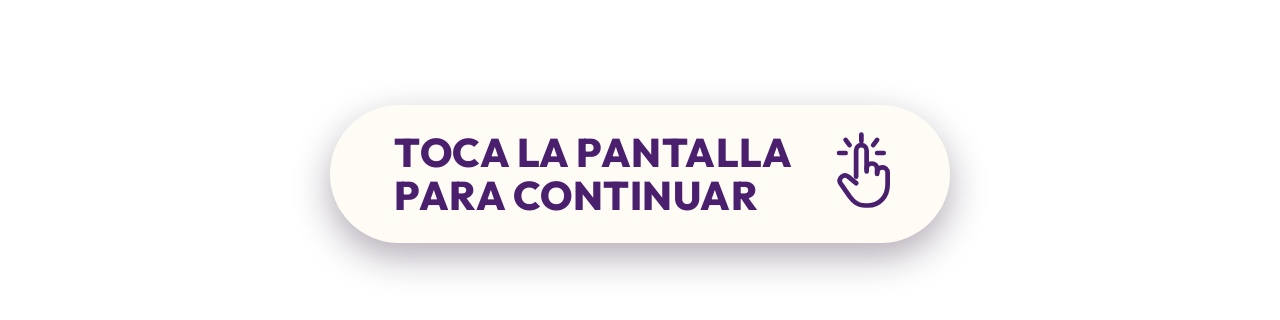
<file: design/video-v3/button/button.html>
<!doctype html><html><head><meta charset="utf-8">
<!-- Tap button burned into the attract video. ?lang=es|en|fr. Transparent 1080x1920 layer, same look as the
     prototype's .tap-cta (styles.css): cream pill, purple Outfit 800, hand icon, at top 1705 px. -->
<link href="https://fonts.googleapis.com/css2?family=Outfit:wght@800&display=block" rel="stylesheet">
<style>
html,body{margin:0;width:1080px;height:1920px;background:transparent;overflow:hidden}
.tap-cta{position:absolute;left:50%;top:1705px;transform:translateX(-50%);display:flex;align-items:center;gap:30px;
  background:#FFFCF5;color:#4A1F6E;border-radius:999px;padding:26px 44px 26px 64px;white-space:nowrap;
  font:800 40px/1.08 Outfit,sans-serif;letter-spacing:.5px;text-align:left;box-shadow:0 14px 36px rgba(36,20,46,.35)}
.tap-cta svg{width:84px;height:84px;flex:none}
</style></head><body>
<div class="tap-cta"><span id="t"></span>
<svg viewBox="0 0 64 64" aria-hidden="true"><g fill="none" stroke="#4A1F6E" stroke-width="3.6" stroke-linecap="round" stroke-linejoin="round"><path d="M26 34V14a4 4 0 0 1 8 0v16"/><path d="M34 28a4 4 0 0 1 8 0v4"/><path d="M42 31a4 4 0 0 1 8 0v9c0 9-6 16-15 16h-2c-6 0-9-3-12-7l-7-10a4 4 0 0 1 6-5l6 5"/><path d="M30 2v5M18 6l3 4M42 6l-3 4M13 16h5M42 16h5"/></g></svg></div>
<script>
const T={es:'TOCA LA PANTALLA<br>PARA CONTINUAR',en:'TOUCH THE SCREEN<br>TO CONTINUE',fr:'TOUCHE L’ÉCRAN<br>POUR CONTINUER'};
const l=new URLSearchParams(location.search).get('lang'); document.getElementById('t').innerHTML=T[l]||T.es;
</script></body></html>
</file>
